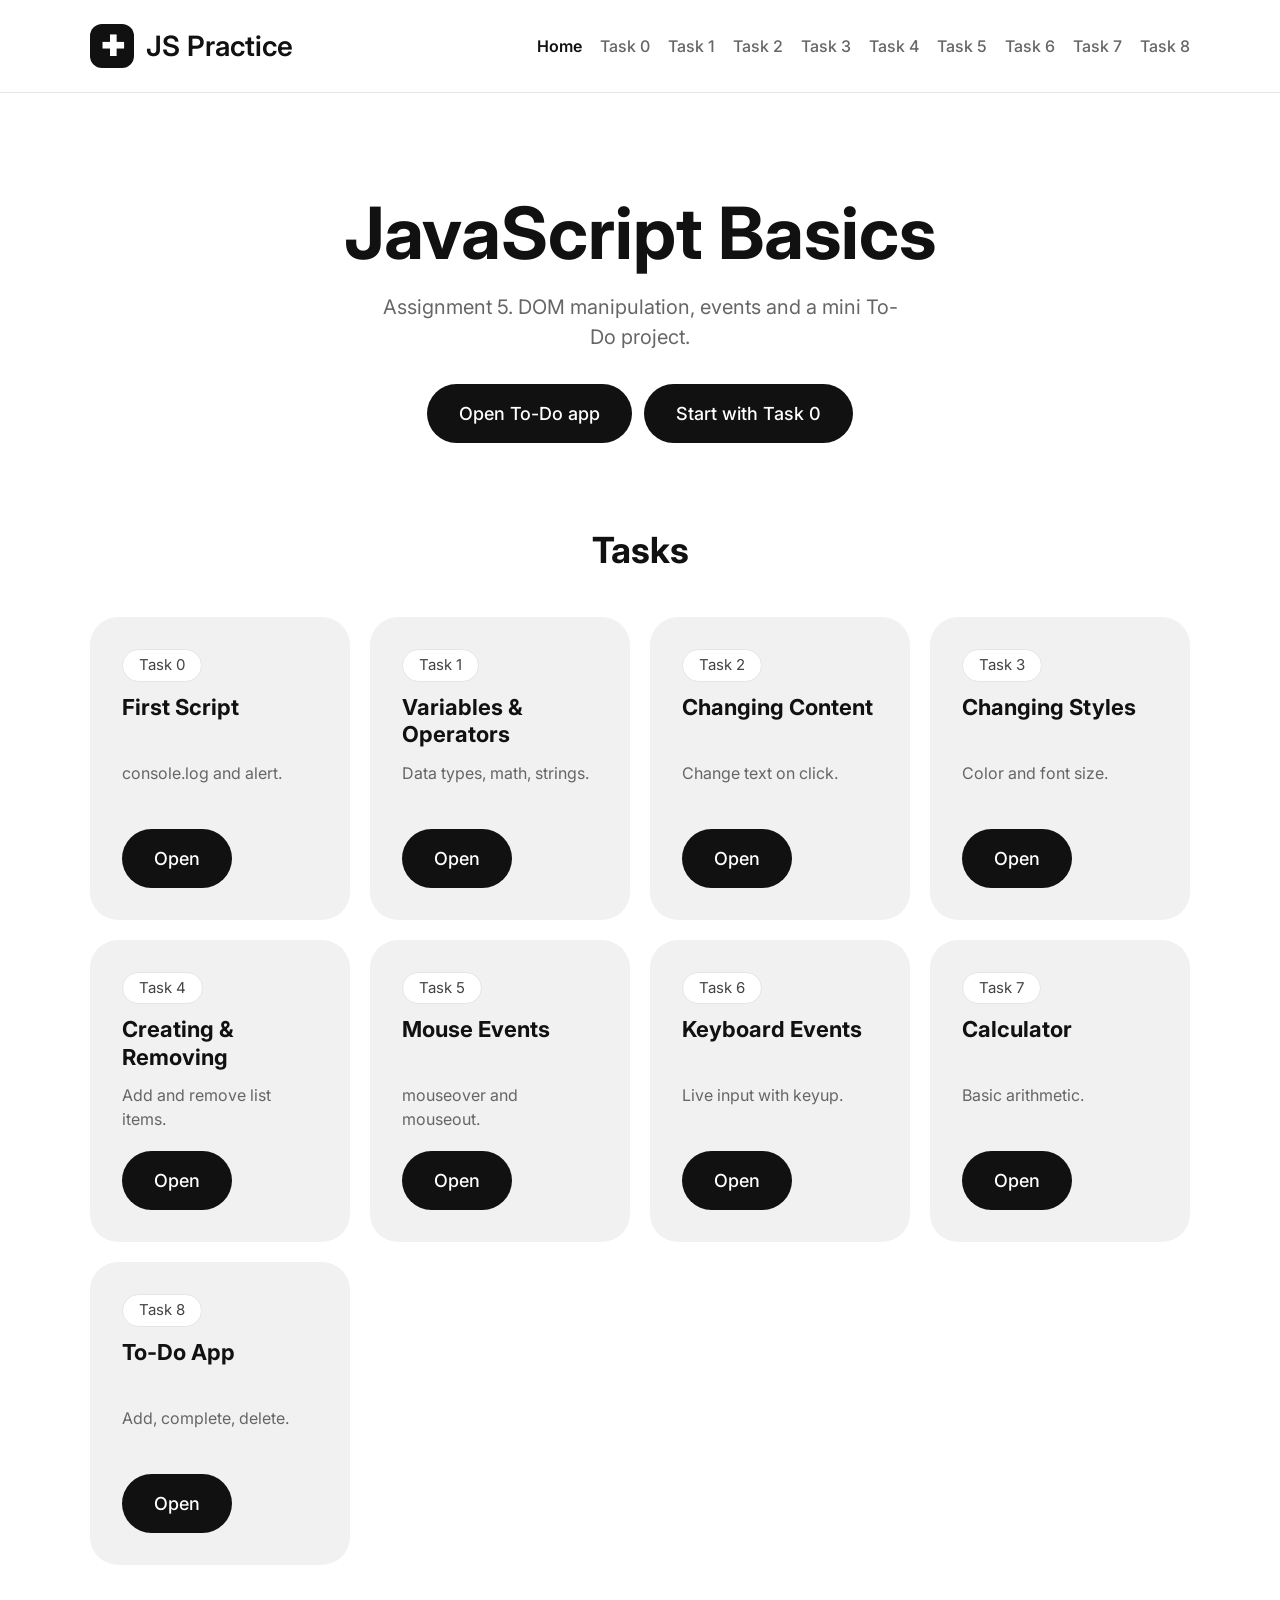
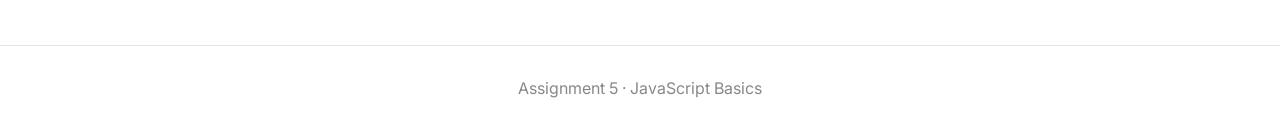
<file: index.html>
<!DOCTYPE html>
<html lang="en">
<head>
  <meta charset="UTF-8">
  <meta name="viewport" content="width=device-width, initial-scale=1.0">
  <title>Home | JavaScript Basics</title>
  <link rel="preconnect" href="https://fonts.googleapis.com">
  <link href="https://fonts.googleapis.com/css2?family=Inter:wght@400;500;600;700&display=swap" rel="stylesheet">
  <link rel="stylesheet" href="style.css">
</head>
<body>
  <header>
    <div class="container nav">
      <a href="index.html" class="logo"><span>✚</span>JS Practice</a>
      <nav class="links">
        <a href="index.html" class="active">Home</a>
        <a href="task0.html">Task 0</a>
        <a href="task1.html">Task 1</a>
        <a href="task2.html">Task 2</a>
        <a href="task3.html">Task 3</a>
        <a href="task4.html">Task 4</a>
        <a href="task5.html">Task 5</a>
        <a href="task6.html">Task 6</a>
        <a href="task7.html">Task 7</a>
        <a href="task8.html">Task 8</a>
      </nav>
    </div>
  </header>

  <main class="container">
    <section class="hero">
      <h1>JavaScript Basics</h1>
      <p>Assignment 5. DOM manipulation, events and a mini To-Do project.</p>
      <div class="hero-buttons">
        <a href="task8.html" class="btn">Open To-Do app</a>
        <a href="task0.html" class="btn">Start with Task 0</a>
      </div>
    </section>

    <h2 class="section-title">Tasks</h2>
    <section class="cards">
      <div class="card"><span class="tag">Task 0</span><h3>First Script</h3><p>console.log and alert.</p><a class="btn" href="task0.html">Open</a></div>
      <div class="card"><span class="tag">Task 1</span><h3>Variables & Operators</h3><p>Data types, math, strings.</p><a class="btn" href="task1.html">Open</a></div>
      <div class="card"><span class="tag">Task 2</span><h3>Changing Content</h3><p>Change text on click.</p><a class="btn" href="task2.html">Open</a></div>
      <div class="card"><span class="tag">Task 3</span><h3>Changing Styles</h3><p>Color and font size.</p><a class="btn" href="task3.html">Open</a></div>
      <div class="card"><span class="tag">Task 4</span><h3>Creating & Removing</h3><p>Add and remove list items.</p><a class="btn" href="task4.html">Open</a></div>
      <div class="card"><span class="tag">Task 5</span><h3>Mouse Events</h3><p>mouseover and mouseout.</p><a class="btn" href="task5.html">Open</a></div>
      <div class="card"><span class="tag">Task 6</span><h3>Keyboard Events</h3><p>Live input with keyup.</p><a class="btn" href="task6.html">Open</a></div>
      <div class="card"><span class="tag">Task 7</span><h3>Calculator</h3><p>Basic arithmetic.</p><a class="btn" href="task7.html">Open</a></div>
      <div class="card"><span class="tag">Task 8</span><h3>To-Do App</h3><p>Add, complete, delete.</p><a class="btn" href="task8.html">Open</a></div>
    </section>
  </main>

  <footer>Assignment 5 · JavaScript Basics</footer>
</body>
</html>
</file>
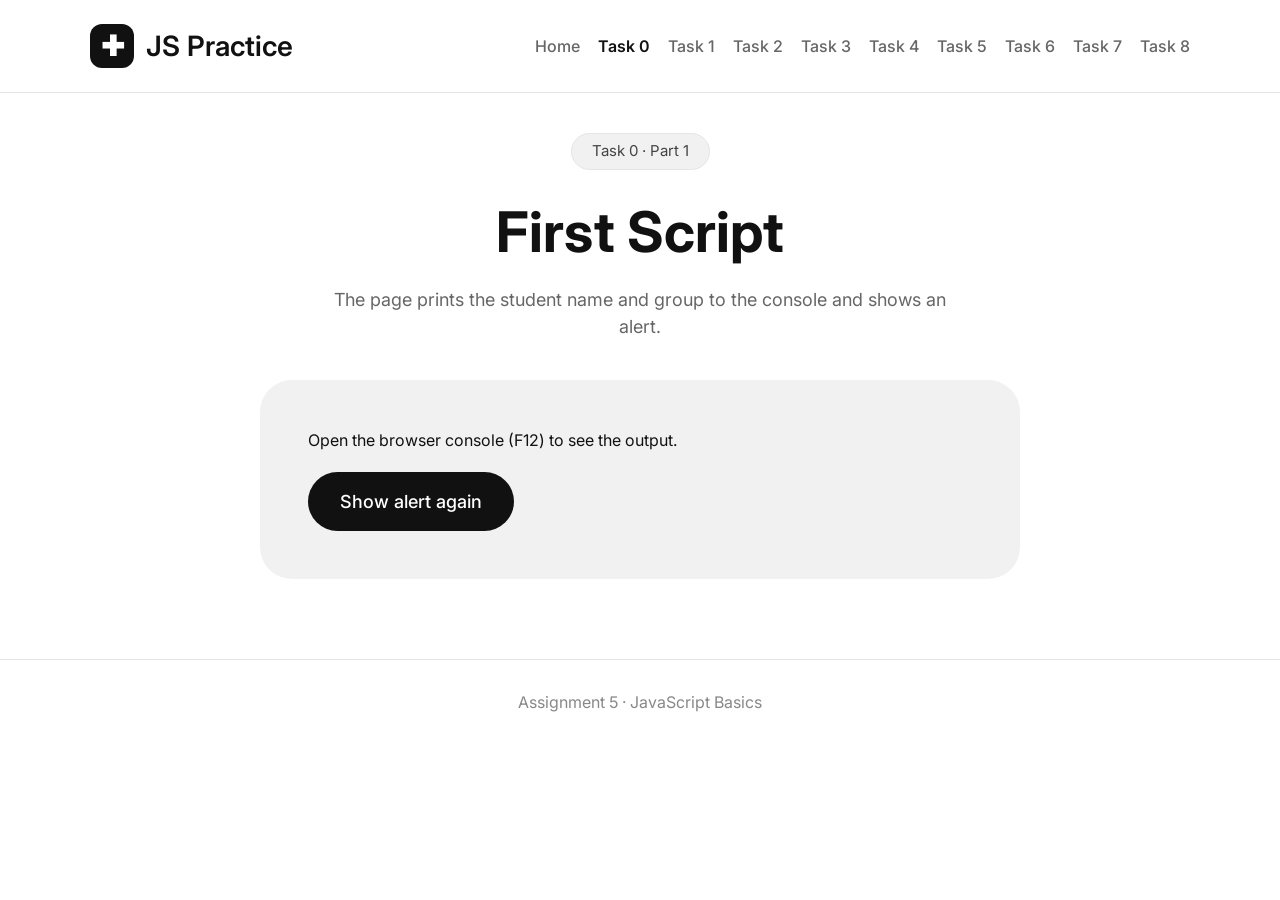
<file: task0.html>
<!DOCTYPE html>
<html lang="en">
<head>
  <meta charset="UTF-8">
  <meta name="viewport" content="width=device-width, initial-scale=1.0">
  <title>Task 0 | JavaScript Basics</title>
  <link rel="preconnect" href="https://fonts.googleapis.com">
  <link href="https://fonts.googleapis.com/css2?family=Inter:wght@400;500;600;700&display=swap" rel="stylesheet">
  <link rel="stylesheet" href="style.css">
</head>
<body>
  <header>
    <div class="container nav">
      <a href="index.html" class="logo"><span>✚</span>JS Practice</a>
      <nav class="links">
        <a href="index.html">Home</a>
        <a href="task0.html" class="active">Task 0</a>
        <a href="task1.html">Task 1</a>
        <a href="task2.html">Task 2</a>
        <a href="task3.html">Task 3</a>
        <a href="task4.html">Task 4</a>
        <a href="task5.html">Task 5</a>
        <a href="task6.html">Task 6</a>
        <a href="task7.html">Task 7</a>
        <a href="task8.html">Task 8</a>
      </nav>
    </div>
  </header>

  <main class="page">
    <div class="container">
      <span class="tag">Task 0 · Part 1</span>
      <h1>First Script</h1>
      <p>The page prints the student name and group to the console and shows an alert.</p>
      <div class="panel">
        <p>Open the browser console (F12) to see the output.</p>
        <div class="row">
          <button class="btn" id="alertBtn">Show alert again</button>
        </div>
      </div>
    </div>
  </main>

  <footer>Assignment 5 · JavaScript Basics</footer>
  <script src="task0.js"></script>
</body>
</html>
</file>
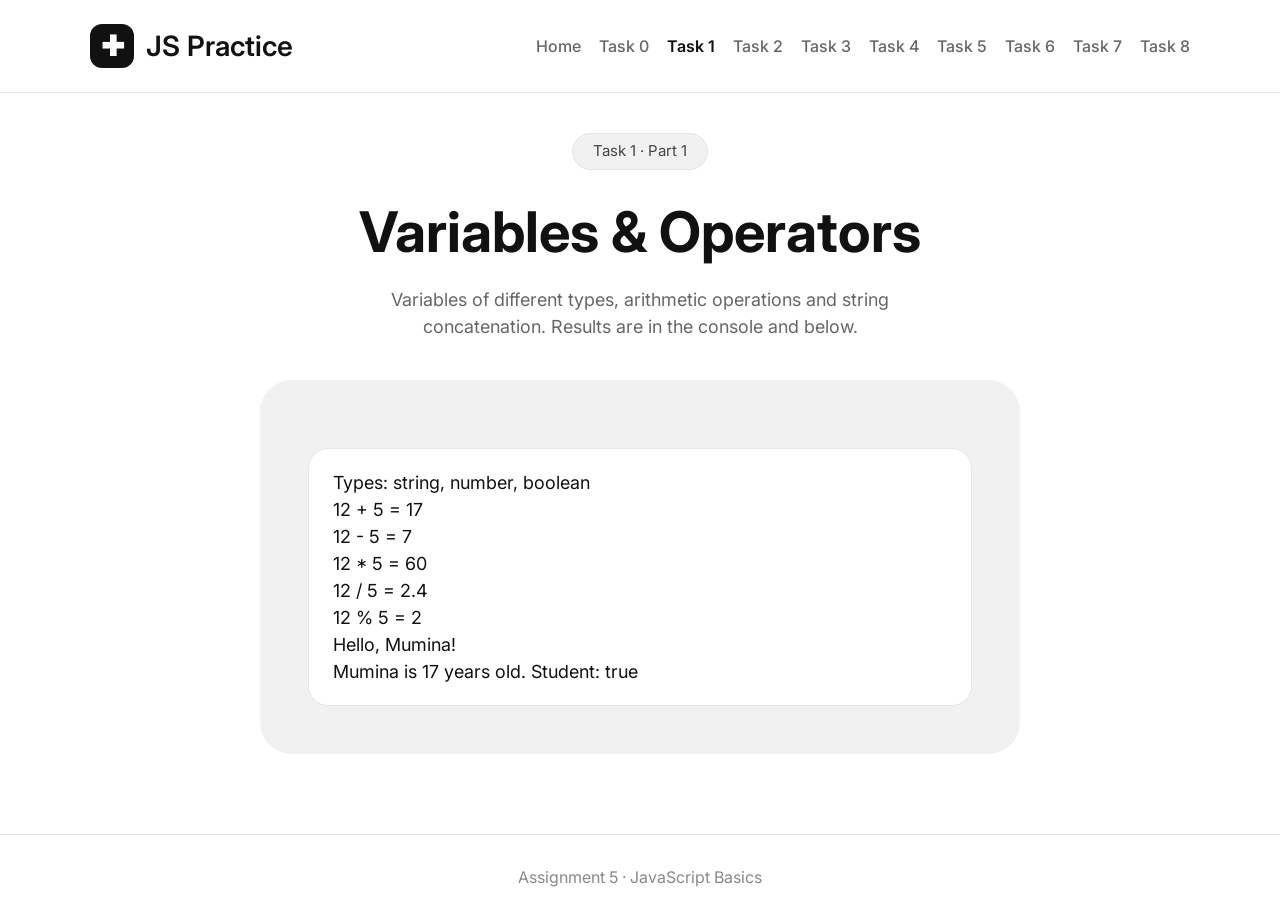
<file: task1.html>
<!DOCTYPE html>
<html lang="en">
<head>
  <meta charset="UTF-8">
  <meta name="viewport" content="width=device-width, initial-scale=1.0">
  <title>Task 1 | JavaScript Basics</title>
  <link rel="preconnect" href="https://fonts.googleapis.com">
  <link href="https://fonts.googleapis.com/css2?family=Inter:wght@400;500;600;700&display=swap" rel="stylesheet">
  <link rel="stylesheet" href="style.css">
</head>
<body>
  <header>
    <div class="container nav">
      <a href="index.html" class="logo"><span>✚</span>JS Practice</a>
      <nav class="links">
        <a href="index.html">Home</a>
        <a href="task0.html">Task 0</a>
        <a href="task1.html" class="active">Task 1</a>
        <a href="task2.html">Task 2</a>
        <a href="task3.html">Task 3</a>
        <a href="task4.html">Task 4</a>
        <a href="task5.html">Task 5</a>
        <a href="task6.html">Task 6</a>
        <a href="task7.html">Task 7</a>
        <a href="task8.html">Task 8</a>
      </nav>
    </div>
  </header>

  <main class="page">
    <div class="container">
      <span class="tag">Task 1 · Part 1</span>
      <h1>Variables & Operators</h1>
      <p>Variables of different types, arithmetic operations and string concatenation. Results are in the console and below.</p>
      <div class="panel">
        <div class="output" id="output"></div>
      </div>
    </div>
  </main>

  <footer>Assignment 5 · JavaScript Basics</footer>
  <script src="task1.js"></script>
</body>
</html>
</file>
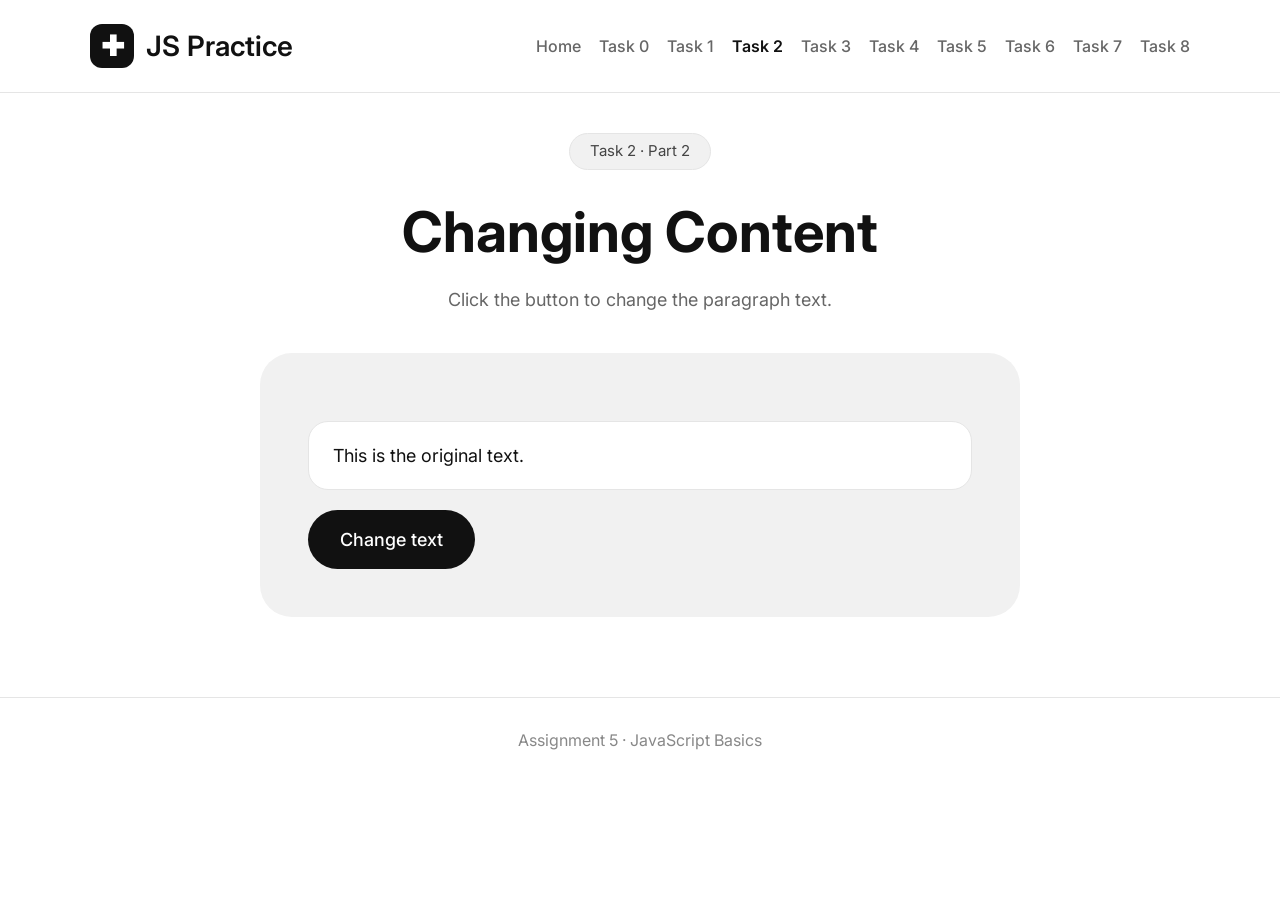
<file: task2.html>
<!DOCTYPE html>
<html lang="en">
<head>
  <meta charset="UTF-8">
  <meta name="viewport" content="width=device-width, initial-scale=1.0">
  <title>Task 2 | JavaScript Basics</title>
  <link rel="preconnect" href="https://fonts.googleapis.com">
  <link href="https://fonts.googleapis.com/css2?family=Inter:wght@400;500;600;700&display=swap" rel="stylesheet">
  <link rel="stylesheet" href="style.css">
</head>
<body>
  <header>
    <div class="container nav">
      <a href="index.html" class="logo"><span>✚</span>JS Practice</a>
      <nav class="links">
        <a href="index.html">Home</a>
        <a href="task0.html">Task 0</a>
        <a href="task1.html">Task 1</a>
        <a href="task2.html" class="active">Task 2</a>
        <a href="task3.html">Task 3</a>
        <a href="task4.html">Task 4</a>
        <a href="task5.html">Task 5</a>
        <a href="task6.html">Task 6</a>
        <a href="task7.html">Task 7</a>
        <a href="task8.html">Task 8</a>
      </nav>
    </div>
  </header>

  <main class="page">
    <div class="container">
      <span class="tag">Task 2 · Part 2</span>
      <h1>Changing Content</h1>
      <p>Click the button to change the paragraph text.</p>
      <div class="panel">
        <p class="output" id="text">This is the original text.</p>
        <div class="row">
          <button class="btn" id="changeBtn">Change text</button>
        </div>
      </div>
    </div>
  </main>

  <footer>Assignment 5 · JavaScript Basics</footer>
  <script src="task2.js"></script>
</body>
</html>
</file>
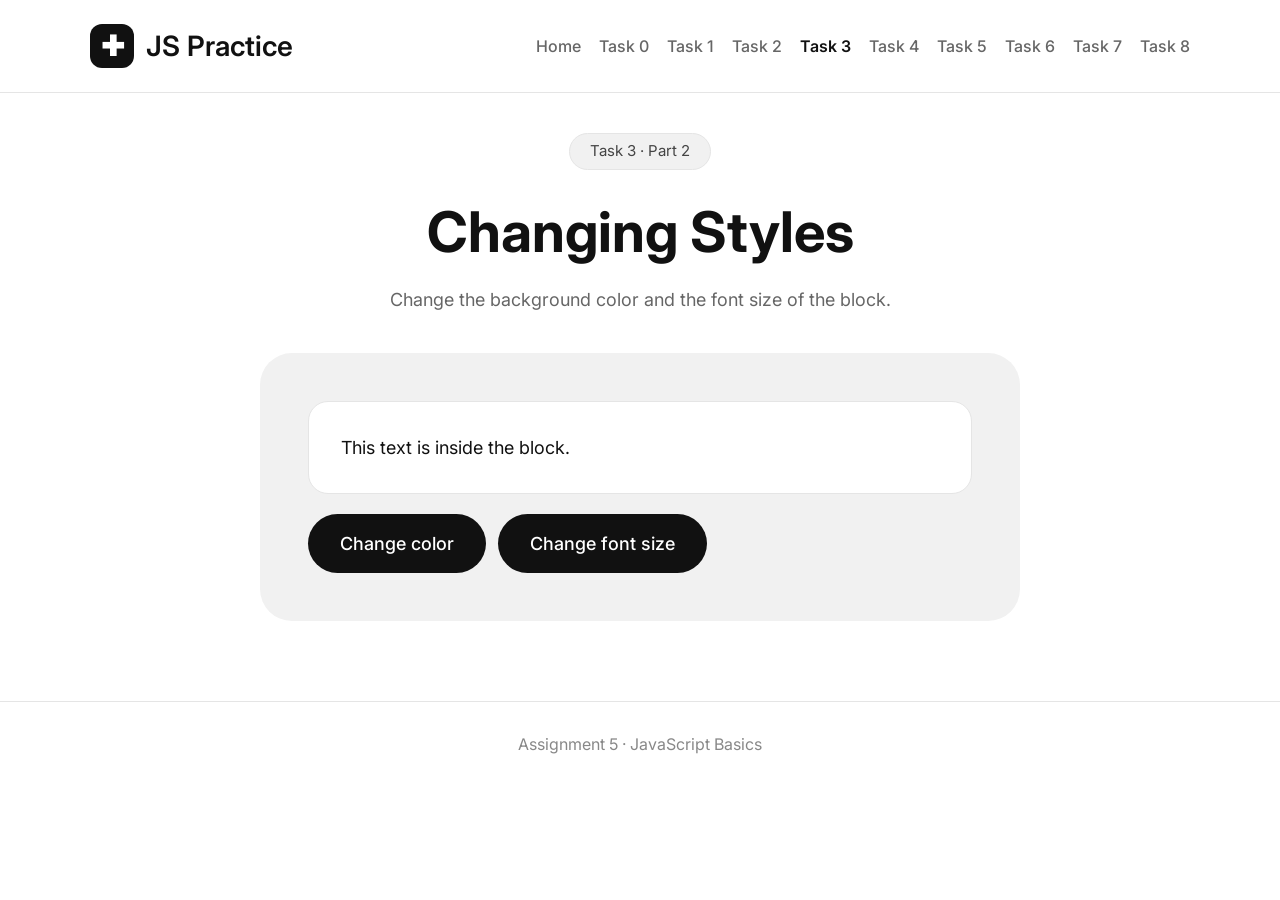
<file: task3.html>
<!DOCTYPE html>
<html lang="en">
<head>
  <meta charset="UTF-8">
  <meta name="viewport" content="width=device-width, initial-scale=1.0">
  <title>Task 3 | JavaScript Basics</title>
  <link rel="preconnect" href="https://fonts.googleapis.com">
  <link href="https://fonts.googleapis.com/css2?family=Inter:wght@400;500;600;700&display=swap" rel="stylesheet">
  <link rel="stylesheet" href="style.css">
</head>
<body>
  <header>
    <div class="container nav">
      <a href="index.html" class="logo"><span>✚</span>JS Practice</a>
      <nav class="links">
        <a href="index.html">Home</a>
        <a href="task0.html">Task 0</a>
        <a href="task1.html">Task 1</a>
        <a href="task2.html">Task 2</a>
        <a href="task3.html" class="active">Task 3</a>
        <a href="task4.html">Task 4</a>
        <a href="task5.html">Task 5</a>
        <a href="task6.html">Task 6</a>
        <a href="task7.html">Task 7</a>
        <a href="task8.html">Task 8</a>
      </nav>
    </div>
  </header>

  <main class="page">
    <div class="container">
      <span class="tag">Task 3 · Part 2</span>
      <h1>Changing Styles</h1>
      <p>Change the background color and the font size of the block.</p>
      <div class="panel">
        <div class="block" id="box">This text is inside the block.</div>
        <div class="row">
          <button class="btn" id="colorBtn">Change color</button>
          <button class="btn" id="sizeBtn">Change font size</button>
        </div>
      </div>
    </div>
  </main>

  <footer>Assignment 5 · JavaScript Basics</footer>
  <script src="task3.js"></script>
</body>
</html>
</file>
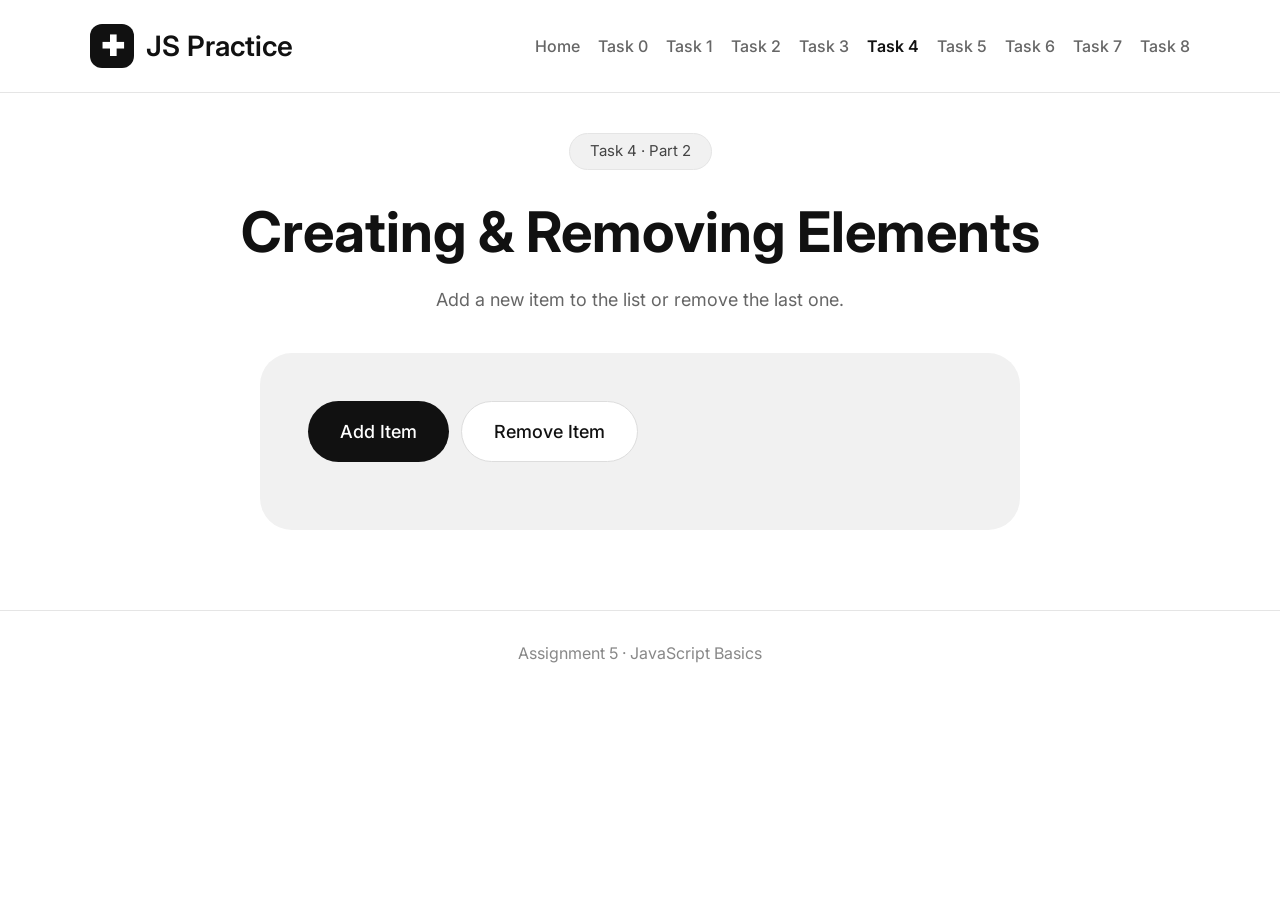
<file: task4.html>
<!DOCTYPE html>
<html lang="en">
<head>
  <meta charset="UTF-8">
  <meta name="viewport" content="width=device-width, initial-scale=1.0">
  <title>Task 4 | JavaScript Basics</title>
  <link rel="preconnect" href="https://fonts.googleapis.com">
  <link href="https://fonts.googleapis.com/css2?family=Inter:wght@400;500;600;700&display=swap" rel="stylesheet">
  <link rel="stylesheet" href="style.css">
</head>
<body>
  <header>
    <div class="container nav">
      <a href="index.html" class="logo"><span>✚</span>JS Practice</a>
      <nav class="links">
        <a href="index.html">Home</a>
        <a href="task0.html">Task 0</a>
        <a href="task1.html">Task 1</a>
        <a href="task2.html">Task 2</a>
        <a href="task3.html">Task 3</a>
        <a href="task4.html" class="active">Task 4</a>
        <a href="task5.html">Task 5</a>
        <a href="task6.html">Task 6</a>
        <a href="task7.html">Task 7</a>
        <a href="task8.html">Task 8</a>
      </nav>
    </div>
  </header>

  <main class="page">
    <div class="container">
      <span class="tag">Task 4 · Part 2</span>
      <h1>Creating & Removing Elements</h1>
      <p>Add a new item to the list or remove the last one.</p>
      <div class="panel">
        <div class="row" style="margin-top:0">
          <button class="btn" id="addBtn">Add Item</button>
          <button class="btn light" id="removeBtn">Remove Item</button>
        </div>
        <ul class="list" id="list"></ul>
      </div>
    </div>
  </main>

  <footer>Assignment 5 · JavaScript Basics</footer>
  <script src="task4.js"></script>
</body>
</html>
</file>
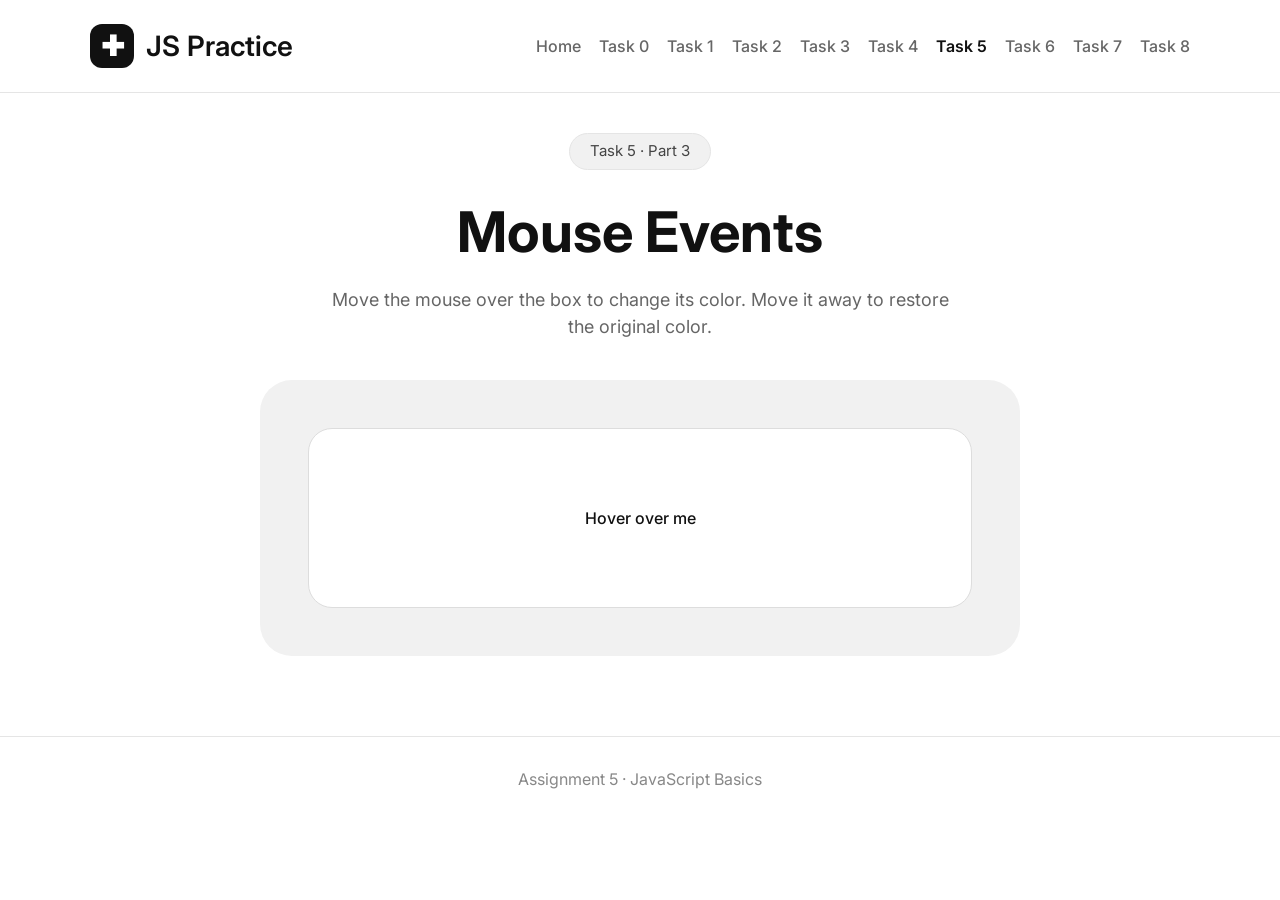
<file: task5.html>
<!DOCTYPE html>
<html lang="en">
<head>
  <meta charset="UTF-8">
  <meta name="viewport" content="width=device-width, initial-scale=1.0">
  <title>Task 5 | JavaScript Basics</title>
  <link rel="preconnect" href="https://fonts.googleapis.com">
  <link href="https://fonts.googleapis.com/css2?family=Inter:wght@400;500;600;700&display=swap" rel="stylesheet">
  <link rel="stylesheet" href="style.css">
</head>
<body>
  <header>
    <div class="container nav">
      <a href="index.html" class="logo"><span>✚</span>JS Practice</a>
      <nav class="links">
        <a href="index.html">Home</a>
        <a href="task0.html">Task 0</a>
        <a href="task1.html">Task 1</a>
        <a href="task2.html">Task 2</a>
        <a href="task3.html">Task 3</a>
        <a href="task4.html">Task 4</a>
        <a href="task5.html" class="active">Task 5</a>
        <a href="task6.html">Task 6</a>
        <a href="task7.html">Task 7</a>
        <a href="task8.html">Task 8</a>
      </nav>
    </div>
  </header>

  <main class="page">
    <div class="container">
      <span class="tag">Task 5 · Part 3</span>
      <h1>Mouse Events</h1>
      <p>Move the mouse over the box to change its color. Move it away to restore the original color.</p>
      <div class="panel">
        <div class="hover-box" id="box">Hover over me</div>
      </div>
    </div>
  </main>

  <footer>Assignment 5 · JavaScript Basics</footer>
  <script src="task5.js"></script>
</body>
</html>
</file>
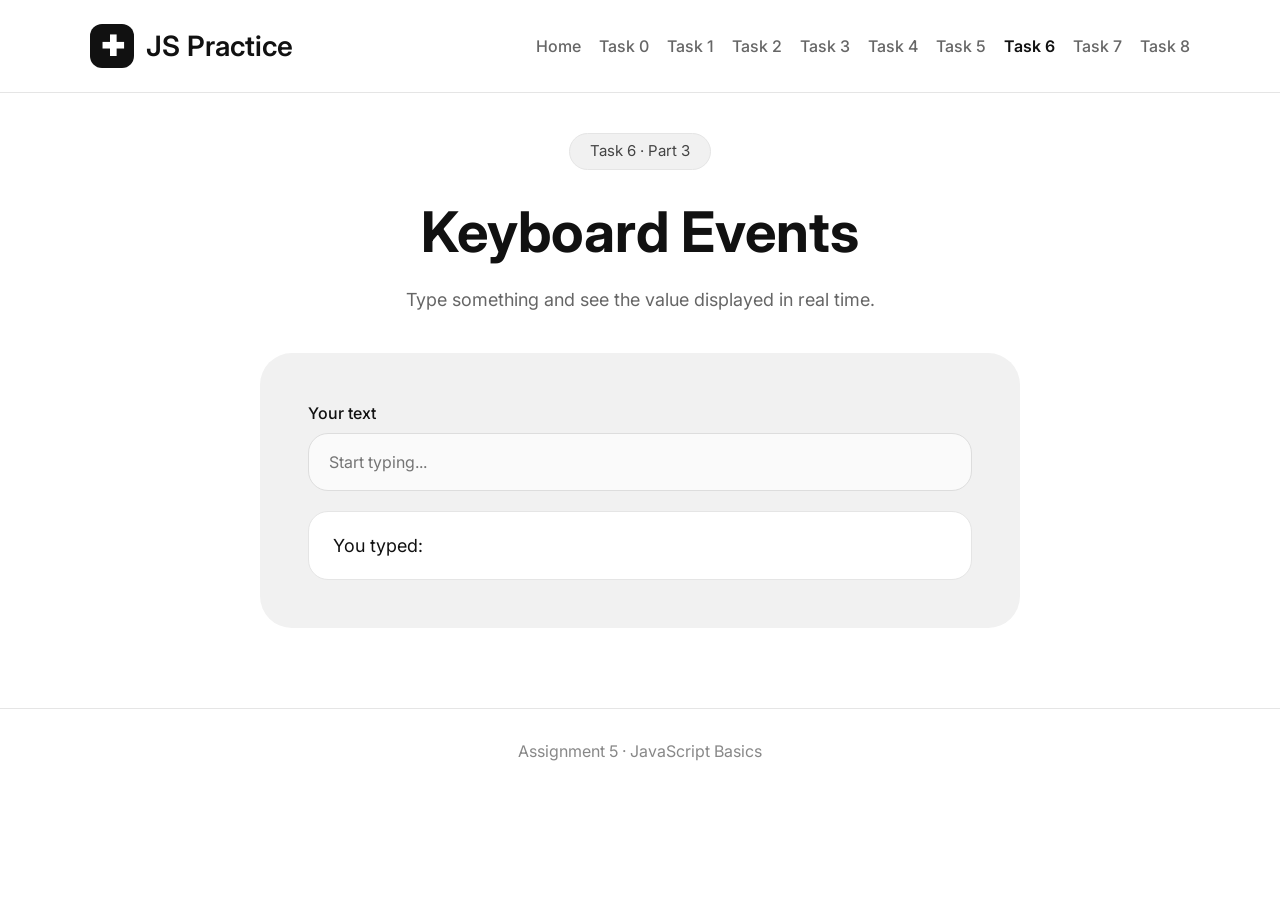
<file: task6.html>
<!DOCTYPE html>
<html lang="en">
<head>
  <meta charset="UTF-8">
  <meta name="viewport" content="width=device-width, initial-scale=1.0">
  <title>Task 6 | JavaScript Basics</title>
  <link rel="preconnect" href="https://fonts.googleapis.com">
  <link href="https://fonts.googleapis.com/css2?family=Inter:wght@400;500;600;700&display=swap" rel="stylesheet">
  <link rel="stylesheet" href="style.css">
</head>
<body>
  <header>
    <div class="container nav">
      <a href="index.html" class="logo"><span>✚</span>JS Practice</a>
      <nav class="links">
        <a href="index.html">Home</a>
        <a href="task0.html">Task 0</a>
        <a href="task1.html">Task 1</a>
        <a href="task2.html">Task 2</a>
        <a href="task3.html">Task 3</a>
        <a href="task4.html">Task 4</a>
        <a href="task5.html">Task 5</a>
        <a href="task6.html" class="active">Task 6</a>
        <a href="task7.html">Task 7</a>
        <a href="task8.html">Task 8</a>
      </nav>
    </div>
  </header>

  <main class="page">
    <div class="container">
      <span class="tag">Task 6 · Part 3</span>
      <h1>Keyboard Events</h1>
      <p>Type something and see the value displayed in real time.</p>
      <div class="panel">
        <label for="textInput">Your text</label>
        <input type="text" id="textInput" placeholder="Start typing...">
        <div class="output" id="output">You typed: </div>
      </div>
    </div>
  </main>

  <footer>Assignment 5 · JavaScript Basics</footer>
  <script src="task6.js"></script>
</body>
</html>
</file>
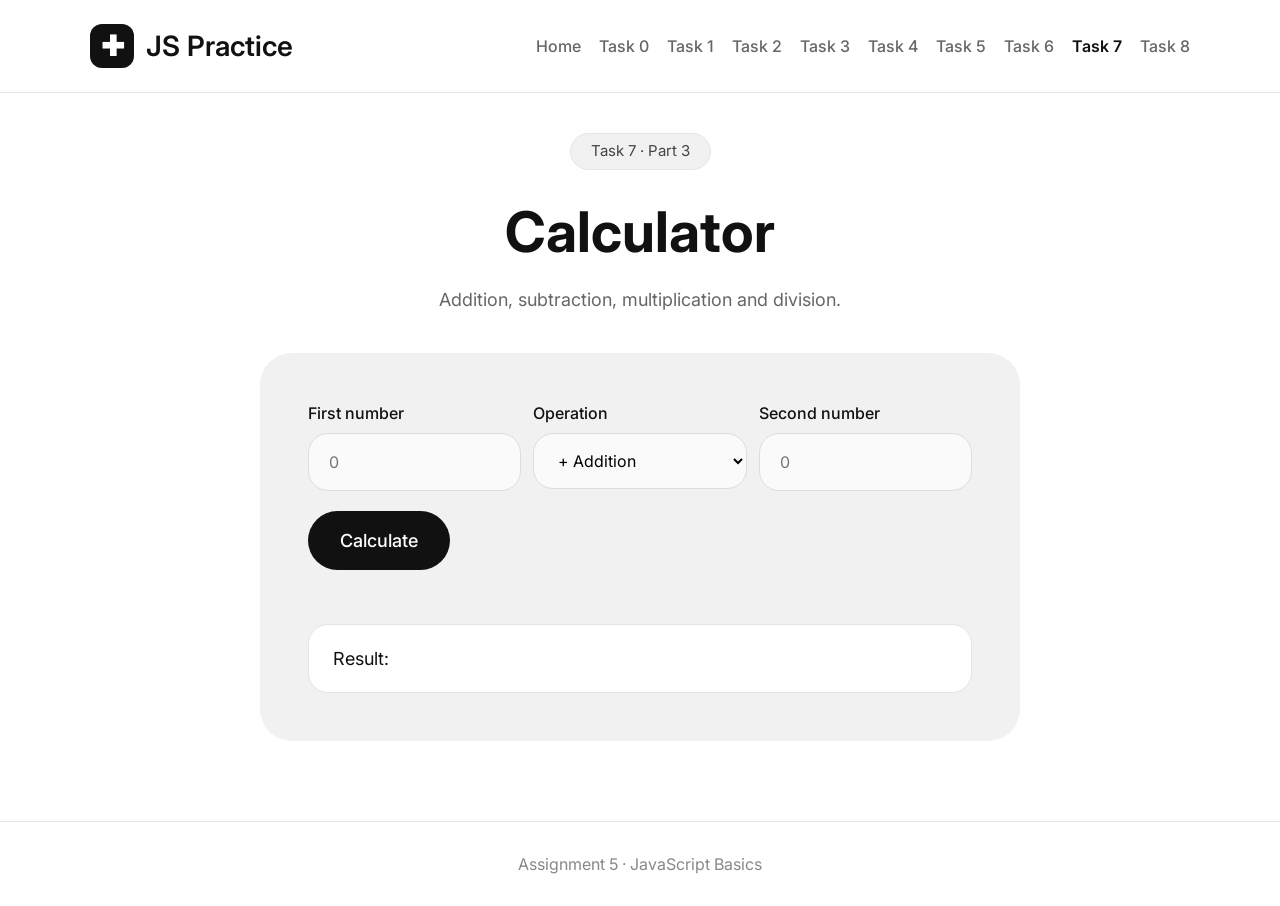
<file: task7.html>
<!DOCTYPE html>
<html lang="en">
<head>
  <meta charset="UTF-8">
  <meta name="viewport" content="width=device-width, initial-scale=1.0">
  <title>Task 7 | JavaScript Basics</title>
  <link rel="preconnect" href="https://fonts.googleapis.com">
  <link href="https://fonts.googleapis.com/css2?family=Inter:wght@400;500;600;700&display=swap" rel="stylesheet">
  <link rel="stylesheet" href="style.css">
</head>
<body>
  <header>
    <div class="container nav">
      <a href="index.html" class="logo"><span>✚</span>JS Practice</a>
      <nav class="links">
        <a href="index.html">Home</a>
        <a href="task0.html">Task 0</a>
        <a href="task1.html">Task 1</a>
        <a href="task2.html">Task 2</a>
        <a href="task3.html">Task 3</a>
        <a href="task4.html">Task 4</a>
        <a href="task5.html">Task 5</a>
        <a href="task6.html">Task 6</a>
        <a href="task7.html" class="active">Task 7</a>
        <a href="task8.html">Task 8</a>
      </nav>
    </div>
  </header>

  <main class="page">
    <div class="container">
      <span class="tag">Task 7 · Part 3</span>
      <h1>Calculator</h1>
      <p>Addition, subtraction, multiplication and division.</p>
      <div class="panel">
        <div class="calc-grid">
          <div>
            <label for="num1">First number</label>
            <input type="number" id="num1" placeholder="0">
          </div>
          <div>
            <label for="operation">Operation</label>
            <select id="operation">
              <option value="+">+ Addition</option>
              <option value="-">− Subtraction</option>
              <option value="*">× Multiplication</option>
              <option value="/">÷ Division</option>
            </select>
          </div>
          <div>
            <label for="num2">Second number</label>
            <input type="number" id="num2" placeholder="0">
          </div>
        </div>
        <div class="row">
          <button class="btn" id="calcBtn">Calculate</button>
        </div>
        <div class="error" id="error"></div>
        <div class="output" id="result">Result: </div>
      </div>
    </div>
  </main>

  <footer>Assignment 5 · JavaScript Basics</footer>
  <script src="task7.js"></script>
</body>
</html>
</file>
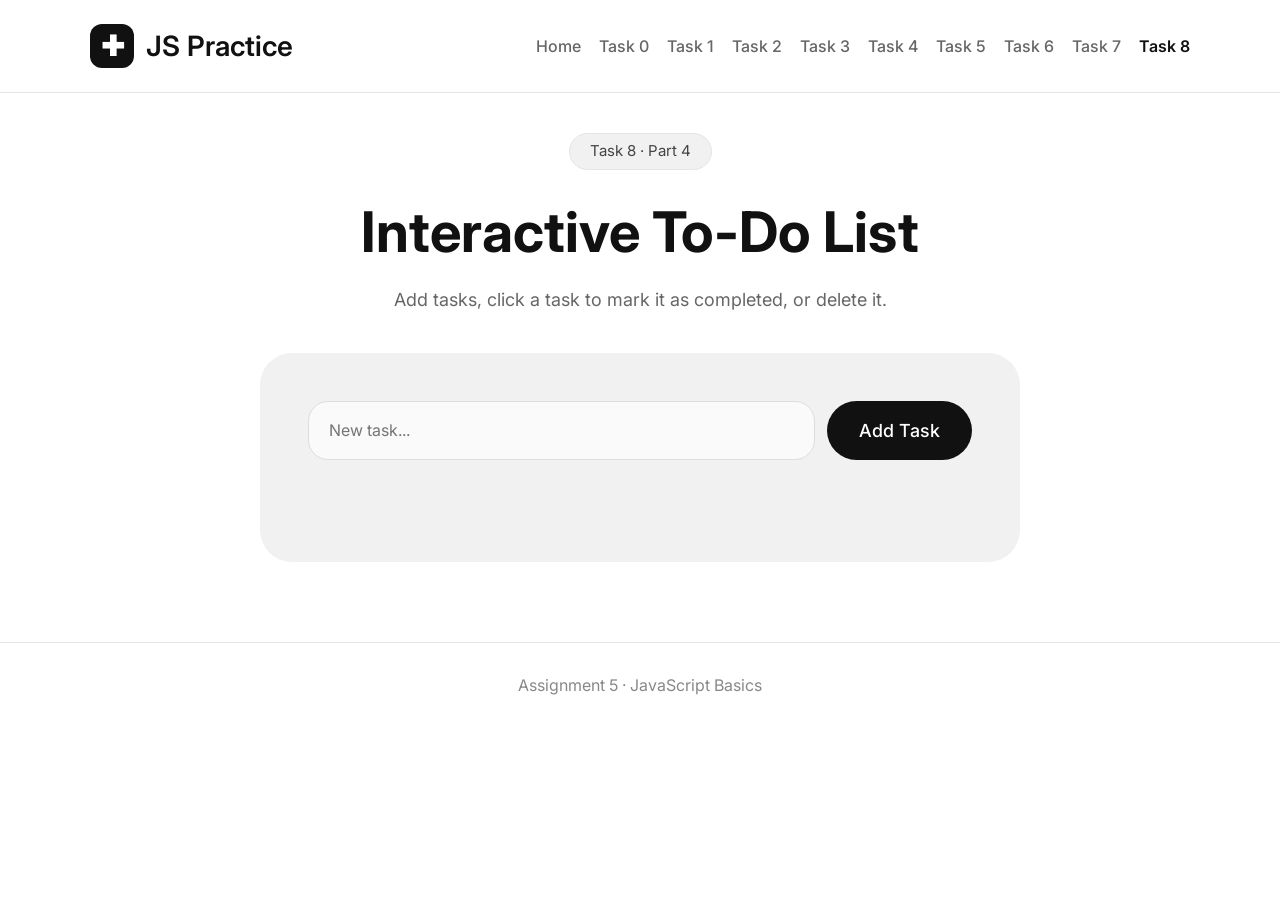
<file: task8.html>
<!DOCTYPE html>
<html lang="en">
<head>
  <meta charset="UTF-8">
  <meta name="viewport" content="width=device-width, initial-scale=1.0">
  <title>Task 8 | JavaScript Basics</title>
  <link rel="preconnect" href="https://fonts.googleapis.com">
  <link href="https://fonts.googleapis.com/css2?family=Inter:wght@400;500;600;700&display=swap" rel="stylesheet">
  <link rel="stylesheet" href="style.css">
</head>
<body>
  <header>
    <div class="container nav">
      <a href="index.html" class="logo"><span>✚</span>JS Practice</a>
      <nav class="links">
        <a href="index.html">Home</a>
        <a href="task0.html">Task 0</a>
        <a href="task1.html">Task 1</a>
        <a href="task2.html">Task 2</a>
        <a href="task3.html">Task 3</a>
        <a href="task4.html">Task 4</a>
        <a href="task5.html">Task 5</a>
        <a href="task6.html">Task 6</a>
        <a href="task7.html">Task 7</a>
        <a href="task8.html" class="active">Task 8</a>
      </nav>
    </div>
  </header>

  <main class="page">
    <div class="container">
      <span class="tag">Task 8 · Part 4</span>
      <h1>Interactive To-Do List</h1>
      <p>Add tasks, click a task to mark it as completed, or delete it.</p>
      <div class="panel">
        <div class="row" style="margin-top:0">
          <input type="text" id="taskInput" placeholder="New task..." style="flex:1;width:auto;min-width:200px">
          <button class="btn" id="addBtn">Add Task</button>
        </div>
        <div class="error" id="error"></div>
        <ul class="list" id="taskList"></ul>
      </div>
    </div>
  </main>

  <footer>Assignment 5 · JavaScript Basics</footer>
  <script src="task8.js"></script>
</body>
</html>
</file>
<file: style.css>
* { box-sizing: border-box; margin: 0; padding: 0; }

body {
  font-family: 'Inter', -apple-system, 'Segoe UI', sans-serif;
  color: #111;
  background: #fff;
  line-height: 1.5;
}

.container { width: min(1100px, 92%); margin: 0 auto; }

header { border-bottom: 1px solid #e5e5e5; }

.nav {
  display: flex;
  align-items: center;
  justify-content: space-between;
  flex-wrap: wrap;
  gap: 16px;
  padding: 24px 0;
}

.logo {
  display: flex;
  align-items: center;
  gap: 12px;
  font-size: 28px;
  font-weight: 600;
  color: #111;
  text-decoration: none;
}

.logo span {
  width: 44px;
  height: 44px;
  background: #111;
  color: #fff;
  border-radius: 12px;
  display: flex;
  align-items: center;
  justify-content: center;
  font-size: 28px;
  line-height: 1;
}

.links { display: flex; flex-wrap: wrap; gap: 18px; }
.links a { color: #666; text-decoration: none; font-weight: 500; }
.links a:hover, .links a.active { color: #111; }
.links a.active { font-weight: 600; }

.hero {
  padding: 100px 0 80px;
  display: flex;
  flex-direction: column;
  align-items: center;
  text-align: center;
}

.hero h1 {
  font-size: clamp(40px, 6vw, 72px);
  line-height: 1.1;
  margin-bottom: 20px;
  width: 100%;
  text-align: center;
}

.hero p {
  color: #666;
  font-size: 20px;
  max-width: 520px;
  margin: 0 auto 32px;
  text-align: center;
}

.hero-buttons { display: flex; flex-wrap: wrap; justify-content: center; gap: 12px; }

.section-title { text-align: center; font-size: 36px; margin-bottom: 40px; }

.mock {
  background: #f1f1f1;
  border-radius: 32px;
  padding: 48px;
  display: grid;
  gap: 18px;
}

.mock i { display: block; height: 20px; width: 40%; background: #ddd; border-radius: 10px; }
.mock b { display: block; height: 66px; background: #fff; border: 1px solid #ddd; border-radius: 20px; }
.mock b.big { height: 140px; }
.mock em { display: block; height: 62px; width: 200px; background: #111; border-radius: 40px; }


.cards {
  display: grid;
  grid-template-columns: repeat(auto-fill, minmax(240px, 1fr));
  gap: 20px;
  padding-bottom: 80px;
  align-items: stretch;
}

.card {
  background: #f1f1f1;
  border-radius: 28px;
  padding: 32px;
  display: flex;
  flex-direction: column;
  align-items: flex-start;
  gap: 12px;
  height: 100%;
}

.card h3 { font-size: 22px; line-height: 1.25; min-height: 55px; }
.card p { color: #666; line-height: 1.5; min-height: 48px; margin-bottom: 8px; }
.card .btn { margin-top: auto; }
.tag {
  display: inline-block;
  background: #fff;
  border: 1px solid #e5e5e5;
  border-radius: 20px;
  padding: 4px 16px;
  font-size: 15px;
  color: #444;
}

.page { padding: 40px 0 80px; text-align: center; }
.page .tag { padding: 6px 20px; background: #f1f1f1; }
.page h1 { font-size: clamp(36px, 5vw, 56px); margin: 20px 0 12px; }
.page > .container > p { color: #666; font-size: 18px; max-width: 620px; margin: 0 auto 40px; }

.panel {
  background: #f1f1f1;
  border-radius: 32px;
  padding: 48px;
  max-width: 760px;
  margin: 0 auto;
  text-align: left;
}

.btn {
  display: inline-block;
  background: #111;
  color: #fff;
  border: none;
  border-radius: 40px;
  padding: 16px 32px;
  font: inherit;
  font-size: 18px;
  font-weight: 500;
  text-decoration: none;
  cursor: pointer;
  transition: opacity .2s, transform .2s;
}

.btn:hover { opacity: .85; transform: translateY(-1px); }
.btn.light { background: #fff; color: #111; border: 1px solid #ddd; }

.row { display: flex; flex-wrap: wrap; gap: 12px; margin-top: 20px; }

input, select {
  width: 100%;
  font: inherit;
  padding: 16px 20px;
  border: 1px solid #ddd;
  border-radius: 20px;
  background: #fafafa;
  outline: none;
}

input:focus, select:focus { border-color: #111; }

label { display: block; font-weight: 500; margin-bottom: 8px; }

.output {
  background: #fff;
  border: 1px solid #e5e5e5;
  border-radius: 20px;
  padding: 20px 24px;
  margin-top: 20px;
  min-height: 64px;
  white-space: pre-wrap;
  font-size: 18px;
}

.block {
  background: #fff;
  border: 1px solid #e5e5e5;
  border-radius: 20px;
  padding: 32px;
  font-size: 18px;
  transition: background .3s, font-size .3s;
}

.hover-box {
  height: 180px;
  background: #fff;
  border: 1px solid #ddd;
  border-radius: 24px;
  display: flex;
  align-items: center;
  justify-content: center;
  font-weight: 500;
  transition: background .3s, color .3s;
}

ul.list { list-style: none; display: grid; gap: 10px; margin-top: 20px; }
ul.list li {
  background: #fff;
  border: 1px solid #e5e5e5;
  border-radius: 16px;
  padding: 14px 20px;
  display: flex;
  align-items: center;
  justify-content: space-between;
  gap: 12px;
}

ul.list li span { cursor: pointer; flex: 1; word-break: break-word; }
ul.list li.done span { text-decoration: line-through; color: #999; }
ul.list li .btn { padding: 8px 18px; font-size: 15px; }

.calc-grid { display: grid; grid-template-columns: 1fr 1fr 1fr; gap: 12px; }

.error { color: #c0392b; margin-top: 10px; min-height: 24px; }

footer { text-align: center; color: #888; padding: 30px 0; border-top: 1px solid #e5e5e5; }

@media (max-width: 600px) {
  .nav {
    flex-direction: column;
    align-items: flex-start;
  }

  .links {
    gap: 12px;
  }

  .links a {
    font-size: 14px;
  }

  .panel {
    padding: 20px;
  }

  .btn {
    padding: 12px 22px;
    font-size: 16px;
  }
}
</file>
